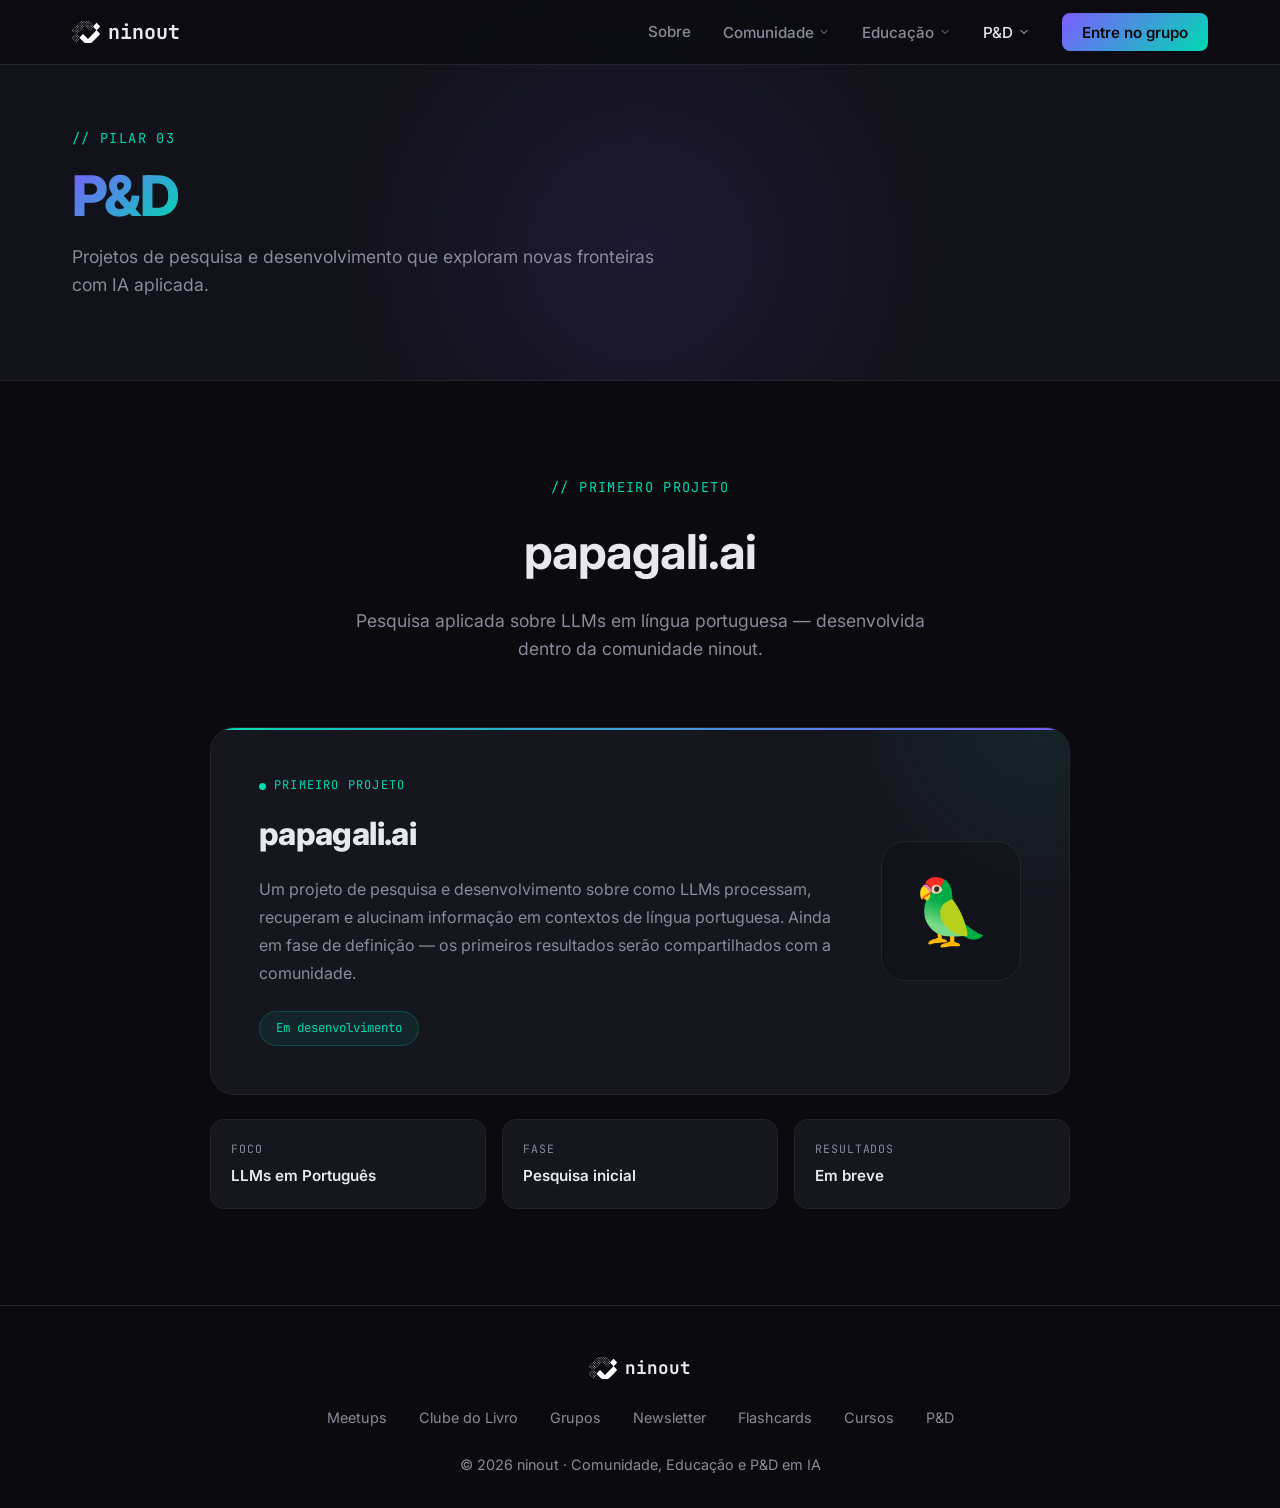
<file: pd.html>
<!DOCTYPE html>
<html lang="pt-BR">
<head>
    <meta charset="UTF-8">
    <meta name="viewport" content="width=device-width, initial-scale=1.0">
    <title>P&D — ninout</title>
    <meta name="description" content="Projetos de pesquisa e desenvolvimento em IA aplicada da ninout. Primeiro projeto: papagali.ai.">
    <link rel="icon" href="logo.svg" type="image/svg+xml">
    <link rel="preconnect" href="https://fonts.googleapis.com">
    <link rel="preconnect" href="https://fonts.gstatic.com" crossorigin>
    <link href="https://fonts.googleapis.com/css2?family=Inter:wght@300;400;500;600;700;800&family=JetBrains+Mono:wght@400;600&display=swap" rel="stylesheet">
    <link rel="stylesheet" href="styles.css">
</head>
<body>
    <nav>
        <div class="container">
            <a href="index.html" class="logo"><img src="logo.svg" alt="ninout logo">ninout</a>
            <button class="nav-hamburger" id="navHamburger" aria-label="Abrir menu">
                <span></span><span></span><span></span>
            </button>
            <ul class="nav-links" id="navLinks">
                <li><a href="index.html#sobre">Sobre</a></li>
                <li class="nav-item">
                    <button class="nav-dropdown-toggle" aria-expanded="false">
                        Comunidade
                        <svg class="chevron" viewBox="0 0 24 24"><path fill="none" stroke="currentColor" stroke-width="2" stroke-linecap="round" stroke-linejoin="round" d="M6 9l6 6 6-6"/></svg>
                    </button>
                    <div class="nav-dropdown">
                        <a href="comunidade.html#meetups">Meetups</a>
                        <a href="comunidade.html#clube-do-livro">Clube do Livro</a>
                        <a href="comunidade.html#grupos">Grupos</a>
                        <a href="comunidade.html#newsletter">Newsletter</a>
                        <a href="comunidade.html#flashcards">Flashcards</a>
                    </div>
                </li>
                <li class="nav-item">
                    <button class="nav-dropdown-toggle" aria-expanded="false">
                        Educação
                        <svg class="chevron" viewBox="0 0 24 24"><path fill="none" stroke="currentColor" stroke-width="2" stroke-linecap="round" stroke-linejoin="round" d="M6 9l6 6 6-6"/></svg>
                    </button>
                    <div class="nav-dropdown">
                        <a href="educacao.html#cursos">Cursos</a>
                    </div>
                </li>
                <li class="nav-item active">
                    <button class="nav-dropdown-toggle" aria-expanded="false">
                        P&amp;D
                        <svg class="chevron" viewBox="0 0 24 24"><path fill="none" stroke="currentColor" stroke-width="2" stroke-linecap="round" stroke-linejoin="round" d="M6 9l6 6 6-6"/></svg>
                    </button>
                    <div class="nav-dropdown">
                        <a href="#papagali">papagali.ai</a>
                    </div>
                </li>
                <li><a href="comunidade.html#grupos" class="nav-cta">Entre no grupo</a></li>
            </ul>
        </div>
    </nav>

    <section class="page-hero">
        <div class="container">
            <div class="page-hero-label">// pilar 03</div>
            <h1><span class="gradient-text">P&amp;D</span></h1>
            <p class="page-hero-subtitle">
                Projetos de pesquisa e desenvolvimento que exploram novas fronteiras com IA aplicada.
            </p>
        </div>
    </section>

    <section id="papagali" class="papagali">
        <div class="container">
            <div class="section-header">
                <div class="section-label">// primeiro projeto</div>
                <h2>papagali.ai</h2>
                <p class="section-subtitle">
                    Pesquisa aplicada sobre LLMs em língua portuguesa — desenvolvida dentro da comunidade ninout.
                </p>
            </div>
            <div class="papagali-inner">
                <div class="papagali-hero-card">
                    <div>
                        <div class="papagali-label">Primeiro projeto</div>
                        <h3 class="papagali-title">papagali.ai</h3>
                        <p class="papagali-desc">
                            Um projeto de pesquisa e desenvolvimento sobre como LLMs processam, recuperam e alucinam informação em contextos de língua portuguesa. Ainda em fase de definição — os primeiros resultados serão compartilhados com a comunidade.
                        </p>
                        <span class="papagali-status-tag">Em desenvolvimento</span>
                    </div>
                    <div class="papagali-visual" aria-hidden="true">🦜</div>
                </div>
                <div class="papagali-attributes">
                    <div class="papagali-attr">
                        <div class="papagali-attr-label">Foco</div>
                        <div class="papagali-attr-value">LLMs em Português</div>
                    </div>
                    <div class="papagali-attr">
                        <div class="papagali-attr-label">Fase</div>
                        <div class="papagali-attr-value">Pesquisa inicial</div>
                    </div>
                    <div class="papagali-attr">
                        <div class="papagali-attr-label">Resultados</div>
                        <div class="papagali-attr-value">Em breve</div>
                    </div>
                </div>
            </div>
        </div>
    </section>

    <footer>
        <div class="container">
            <a href="index.html" class="logo"><img src="logo.svg" alt="ninout logo">ninout</a>
            <ul class="footer-links">
                <li><a href="comunidade.html#meetups">Meetups</a></li>
                <li><a href="comunidade.html#clube-do-livro">Clube do Livro</a></li>
                <li><a href="comunidade.html#grupos">Grupos</a></li>
                <li><a href="comunidade.html#newsletter">Newsletter</a></li>
                <li><a href="comunidade.html#flashcards">Flashcards</a></li>
                <li><a href="educacao.html#cursos">Cursos</a></li>
                <li><a href="#papagali">P&amp;D</a></li>
            </ul>
            <p>© 2026 ninout · Comunidade, Educação e P&amp;D em IA</p>
        </div>
    </footer>

    <script src="nav.js" defer></script>
</body>
</html>
</file>
<file: styles.css>
* {
    margin: 0;
    padding: 0;
    box-sizing: border-box;
}

:root {
    --bg: #0a0a0f;
    --bg-elev: #12121a;
    --bg-card: #16161f;
    --border: #23232e;
    --text: #e8e8f0;
    --text-muted: #8a8a9a;
    --accent: #7c5cff;
    --accent-2: #00d9b2;
    --gradient: linear-gradient(135deg, #7c5cff 0%, #00d9b2 100%);
}

html { scroll-behavior: smooth; }

body {
    font-family: 'Inter', -apple-system, BlinkMacSystemFont, sans-serif;
    background: var(--bg);
    color: var(--text);
    line-height: 1.6;
    overflow-x: hidden;
}

.mono { font-family: 'JetBrains Mono', monospace; }

.container {
    max-width: 1200px;
    margin: 0 auto;
    padding: 0 2rem;
}

/* ─── Navbar ─── */
nav {
    position: fixed;
    top: 0; left: 0; right: 0;
    background: rgba(10, 10, 15, 0.75);
    backdrop-filter: blur(12px);
    -webkit-backdrop-filter: blur(12px);
    border-bottom: 1px solid var(--border);
    z-index: 100;
    padding: 1rem 0;
}

nav .container {
    display: flex;
    align-items: center;
    justify-content: space-between;
}

.logo {
    font-family: 'JetBrains Mono', monospace;
    font-weight: 700;
    font-size: 1.25rem;
    color: var(--text);
    text-decoration: none;
    display: flex;
    align-items: center;
    gap: 0.5rem;
}

.logo img { width: 28px; height: 28px; object-fit: contain; }

.nav-links {
    display: flex;
    gap: 2rem;
    list-style: none;
    align-items: center;
}

.nav-links a {
    color: var(--text-muted);
    text-decoration: none;
    font-size: 0.95rem;
    font-weight: 500;
    transition: color 0.2s;
}

.nav-links a:hover { color: var(--text); }

.nav-cta {
    background: var(--gradient);
    color: #0a0a0f !important;
    padding: 0.6rem 1.25rem;
    border-radius: 8px;
    font-weight: 600 !important;
}

.nav-cta:hover { opacity: 0.9; transform: translateY(-1px); }

/* Dropdown */
.nav-item { position: relative; }

.nav-dropdown-toggle {
    display: flex;
    align-items: center;
    gap: 0.3rem;
    color: var(--text-muted);
    font-size: 0.95rem;
    font-weight: 500;
    transition: color 0.2s;
    cursor: pointer;
    background: none;
    border: none;
    padding: 0;
    font-family: inherit;
}

.nav-dropdown-toggle:hover { color: var(--text); }

.nav-links li.active > .nav-dropdown-toggle { color: var(--text); }

.nav-dropdown-toggle .chevron {
    width: 12px; height: 12px;
    transition: transform 0.2s;
    flex-shrink: 0;
}

.nav-item:hover .chevron,
.nav-item.open .chevron { transform: rotate(180deg); }

.nav-dropdown {
    display: none;
    position: absolute;
    top: calc(100% + 0.75rem);
    left: 50%;
    transform: translateX(-50%);
    background: var(--bg-elev);
    border: 1px solid var(--border);
    border-radius: 12px;
    padding: 0.5rem;
    min-width: 190px;
    z-index: 200;
    box-shadow: 0 8px 32px rgba(0,0,0,0.4);
}

.nav-dropdown::before {
    content: '';
    position: absolute;
    top: -5px; left: 50%;
    transform: translateX(-50%) rotate(45deg);
    width: 10px; height: 10px;
    background: var(--bg-elev);
    border-top: 1px solid var(--border);
    border-left: 1px solid var(--border);
}

.nav-item:hover .nav-dropdown,
.nav-item.open .nav-dropdown { display: block; }

.nav-dropdown a {
    display: block;
    padding: 0.6rem 0.85rem;
    border-radius: 8px;
    color: var(--text-muted);
    text-decoration: none;
    font-size: 0.9rem;
    font-weight: 500;
    transition: all 0.15s;
    white-space: nowrap;
}

.nav-dropdown a:hover { color: var(--text); background: var(--bg-card); }

/* ─── Hamburger ─── */
.nav-hamburger {
    display: none;
    flex-direction: column;
    justify-content: center;
    gap: 5px;
    width: 36px; height: 36px;
    background: none;
    border: none;
    cursor: pointer;
    padding: 4px;
}

.nav-hamburger span {
    display: block;
    height: 2px;
    background: var(--text);
    border-radius: 2px;
    transition: all 0.25s;
}

.nav-hamburger.open span:nth-child(1) { transform: translateY(7px) rotate(45deg); }
.nav-hamburger.open span:nth-child(2) { opacity: 0; }
.nav-hamburger.open span:nth-child(3) { transform: translateY(-7px) rotate(-45deg); }

/* ─── Buttons ─── */
.btn {
    padding: 0.9rem 1.75rem;
    border-radius: 10px;
    font-weight: 600;
    font-size: 1rem;
    text-decoration: none;
    display: inline-flex;
    align-items: center;
    gap: 0.5rem;
    transition: all 0.2s;
    border: none;
    cursor: pointer;
}

.btn-primary { background: var(--gradient); color: #0a0a0f; }
.btn-primary:hover { transform: translateY(-2px); box-shadow: 0 10px 30px rgba(124, 92, 255, 0.3); }

.btn-secondary { background: var(--bg-card); color: var(--text); border: 1px solid var(--border); }
.btn-secondary:hover { background: var(--bg-elev); border-color: var(--accent); }

.btn-whatsapp { background: #25d366; color: #0a0a0f; }
.btn-whatsapp:hover { background: #20bf5a; transform: translateY(-2px); box-shadow: 0 10px 30px rgba(37,211,102,0.3); }
.btn-whatsapp svg { width: 20px; height: 20px; fill: currentColor; }

/* ─── Sections ─── */
section { padding: 6rem 0; position: relative; }

.section-header { text-align: center; margin-bottom: 4rem; }

.section-label {
    font-family: 'JetBrains Mono', monospace;
    font-size: 0.85rem;
    color: var(--accent-2);
    text-transform: uppercase;
    letter-spacing: 0.1em;
    margin-bottom: 1rem;
}

h2 {
    font-size: clamp(2rem, 4vw, 3rem);
    font-weight: 700;
    letter-spacing: -0.02em;
    margin-bottom: 1rem;
}

.section-subtitle {
    font-size: 1.1rem;
    color: var(--text-muted);
    max-width: 600px;
    margin: 0 auto;
}

/* ─── Hero (home) ─── */
.hero {
    height: 100vh;
    display: flex;
    align-items: center;
    justify-content: center;
    position: relative;
    padding: 8rem 0 4rem;
    overflow: hidden;
}

.hero::before {
    content: '';
    position: absolute;
    top: 20%; left: 50%;
    transform: translateX(-50%);
    width: 800px; height: 800px;
    background: radial-gradient(circle, rgba(124, 92, 255, 0.15) 0%, transparent 70%);
    pointer-events: none;
}

.hero-content { position: relative; text-align: center; max-width: 900px; }

.hero-tag {
    display: inline-block;
    padding: 0.4rem 1rem;
    background: var(--bg-card);
    border: 1px solid var(--border);
    border-radius: 100px;
    font-size: 0.85rem;
    color: var(--text-muted);
    margin-bottom: 2rem;
}

.hero-tag span { color: var(--accent-2); font-weight: 600; }

h1 {
    font-size: clamp(2.5rem, 6vw, 4.5rem);
    font-weight: 800;
    line-height: 1.1;
    letter-spacing: -0.03em;
    margin-bottom: 1.5rem;
}

.gradient-text {
    background: var(--gradient);
    -webkit-background-clip: text;
    -webkit-text-fill-color: transparent;
    background-clip: text;
}

.hero-subtitle {
    font-size: 1.25rem;
    color: var(--text-muted);
    max-width: 680px;
    margin: 0 auto 2.5rem;
}

.hero-actions {
    display: flex;
    gap: 1rem;
    justify-content: center;
    flex-wrap: wrap;
}

/* ─── Page hero (sub-páginas) ─── */
.page-hero {
    padding: 8rem 0 5rem;
    background: var(--bg-elev);
    position: relative;
    overflow: hidden;
    border-bottom: 1px solid var(--border);
}

.page-hero::before {
    content: '';
    position: absolute;
    top: 0; left: 50%;
    transform: translateX(-50%);
    width: 700px; height: 500px;
    background: radial-gradient(circle, rgba(124, 92, 255, 0.1) 0%, transparent 70%);
    pointer-events: none;
}

.page-hero .container { position: relative; }

.page-hero-label {
    font-family: 'JetBrains Mono', monospace;
    font-size: 0.85rem;
    color: var(--accent-2);
    text-transform: uppercase;
    letter-spacing: 0.1em;
    margin-bottom: 1rem;
}

.page-hero h1 { font-size: clamp(2rem, 5vw, 3.5rem); margin-bottom: 1rem; }

.page-hero-subtitle {
    font-size: 1.1rem;
    color: var(--text-muted);
    max-width: 600px;
}

/* ─── Sobre ─── */
.sobre { background: var(--bg-elev); }

.sobre-wrapper { max-width: 860px; margin: 0 auto; text-align: center; }

.sobre-diagrama {
    display: flex;
    align-items: center;
    justify-content: center;
    margin-bottom: 3rem;
    gap: 0;
}

.diagrama-lado { min-width: 150px; text-align: center; flex-shrink: 0; }
.diagrama-lado p { font-size: 0.82rem; color: var(--text-muted); margin-top: 0.5rem; font-family: 'JetBrains Mono', monospace; }

.diagrama-tag { display: inline-block; font-family: 'JetBrains Mono', monospace; font-size: 1.75rem; font-weight: 700; letter-spacing: 0.06em; }
.diagrama-tag-in  { color: var(--accent); }
.diagrama-tag-out { color: var(--accent-2); }

.diagrama-trilho { flex: 1; height: 2px; position: relative; overflow: visible; }
.diagrama-trilho-in  { background: linear-gradient(90deg, rgba(124,92,255,0.15), rgba(124,92,255,0.5)); }
.diagrama-trilho-out { background: linear-gradient(90deg, rgba(0,217,178,0.5), rgba(0,217,178,0.15)); }

.diagrama-dot { position: absolute; top: 50%; width: 9px; height: 9px; border-radius: 50%; transform: translateY(-50%); }
.dot-in  { background: var(--accent); box-shadow: 0 0 8px var(--accent); animation: dot-in 1.8s var(--d, 0s) infinite ease-in-out; }
.dot-out { background: var(--accent-2); box-shadow: 0 0 8px var(--accent-2); animation: dot-out 1.8s var(--d, 0s) infinite ease-in-out; }

@keyframes dot-in  { 0% { left: 0%;   opacity: 0; } 15% { opacity: 1; } 85% { opacity: 1; } 100% { left: 100%; opacity: 0; } }
@keyframes dot-out { 0% { left: 0%;   opacity: 0; } 15% { opacity: 1; } 85% { opacity: 1; } 100% { left: 100%; opacity: 0; } }

.diagrama-centro {
    width: 84px; height: 84px;
    background: var(--bg-card);
    border-radius: 20px;
    display: flex; align-items: center; justify-content: center;
    flex-shrink: 0; position: relative; z-index: 1;
    animation: centro-pulse 3s ease-in-out infinite alternate;
}

.diagrama-centro::before {
    content: ''; position: absolute; inset: -1px; border-radius: 21px;
    background: var(--gradient); z-index: -1; opacity: 0.6;
}

@keyframes centro-pulse {
    from { box-shadow: 0 0 20px rgba(124,92,255,0.25); }
    to   { box-shadow: 0 0 45px rgba(0,217,178,0.35); }
}

.diagrama-centro img { width: 46px; height: 46px; object-fit: contain; }

.sobre-texto { font-size: 1.05rem; color: var(--text-muted); line-height: 1.8; max-width: 620px; margin: 0 auto; }
.sobre-texto strong { color: var(--text); }
.sobre-texto .t-in  { color: var(--accent); font-weight: 600; }
.sobre-texto .t-out { color: var(--accent-2); font-weight: 600; }

/* Pillar cards */
.sobre-pillars {
    display: grid;
    grid-template-columns: repeat(3, 1fr);
    gap: 1.25rem;
    margin: 3rem 0 0;
}

.pillar-card {
    background: var(--bg-card);
    border: 1px solid var(--border);
    border-radius: 16px;
    padding: 1.75rem;
    transition: all 0.25s;
    text-align: left;
    text-decoration: none;
    color: inherit;
    display: flex;
    flex-direction: column;
}

.pillar-card:hover { border-color: var(--accent); transform: translateY(-3px); }

.pillar-icon { font-size: 1.75rem; margin-bottom: 0.75rem; display: block; }

.pillar-name {
    font-family: 'JetBrains Mono', monospace;
    font-size: 0.72rem;
    text-transform: uppercase;
    letter-spacing: 0.1em;
    color: var(--accent-2);
    margin-bottom: 0.35rem;
}

.pillar-card h3 { font-size: 1.05rem; font-weight: 700; margin-bottom: 0.6rem; }
.pillar-card p { color: var(--text-muted); font-size: 0.88rem; line-height: 1.6; }

.pillar-items { display: flex; flex-wrap: wrap; gap: 0.4rem; margin-top: 0.85rem; }

.pillar-item {
    padding: 0.2rem 0.6rem;
    background: var(--bg-elev);
    border: 1px solid var(--border);
    border-radius: 100px;
    font-size: 0.72rem;
    color: var(--text-muted);
    font-family: 'JetBrains Mono', monospace;
}

.pillar-cta {
    margin-top: auto;
    padding-top: 1rem;
    font-size: 0.82rem;
    font-weight: 600;
    color: var(--accent);
    font-family: 'JetBrains Mono', monospace;
    transition: color 0.2s;
}

.pillar-card:hover .pillar-cta { color: var(--accent-2); }

/* Instructor card */
.sobre-instructor {
    display: flex;
    gap: 2.5rem;
    align-items: flex-start;
    max-width: 720px;
    margin: 3.5rem auto 0;
    background: var(--bg-card);
    border: 1px solid var(--border);
    border-radius: 20px;
    padding: 2.5rem;
    position: relative;
    overflow: hidden;
}

.sobre-instructor::before {
    content: ''; position: absolute; top: 0; left: 0; right: 0;
    height: 2px; background: var(--gradient);
}

.sobre-instructor-photo { width: 110px; height: 110px; border-radius: 50%; object-fit: cover; flex-shrink: 0; border: 2px solid var(--border); }

.sobre-instructor-info { flex: 1; }

.sobre-instructor-label { font-family: 'JetBrains Mono', monospace; font-size: 0.75rem; color: var(--accent-2); text-transform: uppercase; letter-spacing: 0.1em; margin-bottom: 0.4rem; }

.sobre-instructor-info h3 { font-size: 1.35rem; font-weight: 700; margin-bottom: 0; }
.sobre-instructor-info p { color: var(--text-muted); font-size: 0.95rem; line-height: 1.7; margin-bottom: 1.25rem; }

.sobre-name-row { display: flex; align-items: center; gap: 0.75rem; margin-bottom: 0; flex-wrap: wrap; }
.sobre-name-row h3 { margin-bottom: 0; }

.sobre-socials { display: flex; gap: 0.5rem; align-items: center; }

.social-icon { display: inline-flex; align-items: center; justify-content: center; color: var(--text-muted); text-decoration: none; transition: color 0.2s; }
.social-icon svg { width: 16px; height: 16px; fill: currentColor; }
.social-icon:hover { color: var(--text); }
.social-icon.yt:hover { color: #ff4040; }
.social-icon.li:hover { color: #3d9bff; }
.social-icon.ig:hover { color: #f06292; }
.social-icon.tw:hover { color: #1d9bf0; }
.social-icon.blog:hover { color: var(--accent-2); }

/* Bio animation */
.ee-cursor { display: inline-block; width: 2px; height: 1em; background: var(--accent-2); vertical-align: text-bottom; margin-left: 1px; animation: blink 1s step-end infinite; }
@keyframes blink { 0%, 100% { opacity: 1; } 50% { opacity: 0; } }

.ee-error { display: none; margin-top: 1.75rem; padding: 0.45rem 0.75rem; background: rgba(248,81,73,0.1); border: 1px solid rgba(248,81,73,0.25); border-radius: 6px; color: #f85149; font-size: 0.78rem; font-family: 'JetBrains Mono', monospace; }
.ee-error.visible { display: block; }

/* ─── Meetups ─── */
.meetups { background: var(--bg); }

.meetups-list { display: flex; flex-direction: column; gap: 1rem; max-width: 800px; margin: 0 auto; }

.meetups-status { text-align: center; color: var(--text-muted); font-family: 'JetBrains Mono', monospace; font-size: 0.9rem; padding: 2rem 0; }

.meetup-card { background: var(--bg-card); border: 1px solid var(--border); border-radius: 14px; padding: 1.75rem; display: grid; grid-template-columns: auto 1fr auto; gap: 1.5rem; align-items: center; transition: all 0.2s; }
.meetup-card:hover { border-color: var(--accent); transform: translateX(4px); }

.meetup-date { text-align: center; background: var(--bg-elev); border: 1px solid var(--border); border-radius: 10px; padding: 0.75rem 1rem; min-width: 80px; }
.meetup-date .day { display: block; font-size: 1.75rem; font-weight: 700; color: var(--accent-2); line-height: 1; }
.meetup-date .month { display: block; font-size: 0.75rem; text-transform: uppercase; color: var(--text-muted); font-weight: 600; letter-spacing: 0.1em; margin-top: 0.25rem; }

.meetup-info h3 { font-size: 1.1rem; font-weight: 600; margin-bottom: 0.35rem; }
.meetup-info p { color: var(--text-muted); font-size: 0.9rem; }
.meetup-info .meta { font-family: 'JetBrains Mono', monospace; font-size: 0.8rem; margin-top: 0.5rem; }

.meetup-badge { padding: 0.4rem 0.85rem; border-radius: 100px; font-size: 0.75rem; font-weight: 600; font-family: 'JetBrains Mono', monospace; }
.badge-online { background: rgba(0,217,178,0.15); color: var(--accent-2); }
.badge-presencial { background: rgba(124,92,255,0.15); color: var(--accent); }
.badge-gratuito { background: rgba(37,211,102,0.12); color: #25d366; }

/* ─── Clube do Livro ─── */
.clube-livro { background: var(--bg-elev); }

.livro-card { max-width: 800px; margin: 0 auto; background: var(--bg-card); border: 1px solid var(--border); border-radius: 20px; padding: 2.5rem; display: grid; grid-template-columns: auto 1fr; gap: 2.5rem; align-items: start; position: relative; overflow: hidden; transition: border-color 0.3s; }
.livro-card::before { content: ''; position: absolute; top: 0; left: 0; right: 0; height: 2px; background: var(--gradient); }
.livro-card:hover { border-color: var(--accent); }

.livro-cover { width: 140px; border-radius: 8px; box-shadow: 0 8px 32px rgba(0,0,0,0.5); flex-shrink: 0; }

.livro-badge { display: inline-flex; align-items: center; gap: 0.4rem; padding: 0.3rem 0.85rem; background: rgba(0,217,178,0.15); color: var(--accent-2); border-radius: 100px; font-size: 0.75rem; font-weight: 600; font-family: 'JetBrains Mono', monospace; margin-bottom: 1rem; }
.livro-badge::before { content: ''; width: 7px; height: 7px; background: var(--accent-2); border-radius: 50%; display: inline-block; }

.livro-info h3 { font-size: 1.4rem; font-weight: 700; line-height: 1.3; margin-bottom: 0.5rem; }
.livro-info p { color: var(--text-muted); font-size: 0.95rem; line-height: 1.65; margin-top: 1rem; }
.livro-meta { display: flex; gap: 1.5rem; flex-wrap: wrap; margin-top: 1.25rem; padding-top: 1.25rem; border-top: 1px solid var(--border); font-family: 'JetBrains Mono', monospace; font-size: 0.85rem; color: var(--accent-2); }

/* ─── Grupos / Community ─── */
.community { background: var(--bg); }

.community-box { max-width: 720px; margin: 0 auto; background: var(--bg-card); border: 1px solid var(--border); border-radius: 20px; padding: 3rem; text-align: center; position: relative; overflow: hidden; }
.community-box::before { content: ''; position: absolute; top: -40%; left: -20%; width: 500px; height: 500px; background: radial-gradient(circle, rgba(37,211,102,0.12) 0%, transparent 70%); pointer-events: none; }

.community-icon { width: 64px; height: 64px; border-radius: 16px; background: rgba(37,211,102,0.15); display: inline-flex; align-items: center; justify-content: center; margin-bottom: 1.5rem; position: relative; }
.community-icon svg { width: 32px; height: 32px; fill: #25d366; }

.community-box h3 { font-size: 1.75rem; margin-bottom: 0.75rem; position: relative; }
.community-box > p { color: var(--text-muted); margin-bottom: 2rem; position: relative; max-width: 520px; margin-left: auto; margin-right: auto; }

.community-perks { display: flex; justify-content: center; gap: 2rem; margin-top: 2rem; flex-wrap: wrap; position: relative; }
.community-perks span { font-size: 0.85rem; color: var(--text-muted); display: flex; align-items: center; gap: 0.4rem; }
.community-perks span::before { content: '✓'; color: #25d366; font-weight: 700; }

/* ─── Newsletter ─── */
.newsletter-section { background: var(--bg-elev); }

.newsletter-box { max-width: 640px; margin: 0 auto; background: var(--bg-card); border: 1px solid var(--border); border-radius: 20px; padding: 3rem; text-align: center; position: relative; overflow: hidden; }
.newsletter-box::before { content: ''; position: absolute; top: -50%; right: -30%; width: 400px; height: 400px; background: radial-gradient(circle, rgba(0,217,178,0.1) 0%, transparent 70%); pointer-events: none; }

.newsletter-box h3 { font-size: 1.75rem; margin-bottom: 0.75rem; position: relative; }
.newsletter-box p { color: var(--text-muted); margin-bottom: 2rem; position: relative; }

.newsletter-form { display: flex; gap: 0.75rem; max-width: 480px; margin: 0 auto; position: relative; }
.newsletter-form input { flex: 1; padding: 0.9rem 1.25rem; background: var(--bg); border: 1px solid var(--border); border-radius: 10px; color: var(--text); font-size: 1rem; font-family: inherit; transition: border-color 0.2s; }
.newsletter-form input:focus { outline: none; border-color: var(--accent); }
.newsletter-form input::placeholder { color: var(--text-muted); }

.newsletter-perks { display: flex; justify-content: center; gap: 2rem; margin-top: 2rem; flex-wrap: wrap; position: relative; }
.newsletter-perks span { font-size: 0.85rem; color: var(--text-muted); display: flex; align-items: center; gap: 0.4rem; }
.newsletter-perks span::before { content: '✓'; color: var(--accent-2); font-weight: 700; }

.newsletter-msg { margin-top: 1rem; font-size: 0.9rem; color: var(--accent-2); opacity: 0; transition: opacity 0.3s; }
.newsletter-msg.visible { opacity: 1; }

/* ─── Flashcards ─── */
.flashcards { background: var(--bg); }

.flashcards-grid { display: grid; grid-template-columns: repeat(auto-fill, minmax(280px, 1fr)); gap: 1.5rem; }

.flashcards-status { grid-column: 1 / -1; text-align: center; color: var(--text-muted); font-family: 'JetBrains Mono', monospace; font-size: 0.9rem; padding: 2rem 0; }

.flashcard-deck { background: var(--bg-card); border: 1px solid var(--border); border-radius: 16px; padding: 2rem; position: relative; transition: all 0.3s; }
.flashcard-deck::before, .flashcard-deck::after { content: ''; position: absolute; left: 10px; right: 10px; height: 100%; border-radius: 16px; border: 1px solid var(--border); background: var(--bg-card); z-index: -1; transition: all 0.3s; }
.flashcard-deck::before { bottom: -6px; filter: brightness(0.85); }
.flashcard-deck::after  { bottom: -11px; left: 18px; right: 18px; filter: brightness(0.7); }
.flashcard-deck:hover { transform: translateY(-4px); border-color: var(--accent); }
.flashcard-deck:hover::before { bottom: -8px; }
.flashcard-deck:hover::after  { bottom: -14px; }

.flashcard-deck-tags { display: flex; gap: 0.5rem; flex-wrap: wrap; margin-bottom: 1rem; }
.flashcard-tag { padding: 0.2rem 0.65rem; background: rgba(124,92,255,0.12); color: var(--accent); border-radius: 100px; font-size: 0.72rem; font-weight: 600; font-family: 'JetBrains Mono', monospace; }

.flashcard-deck h3 { font-size: 1.15rem; font-weight: 700; margin-bottom: 0.6rem; }
.flashcard-deck p  { color: var(--text-muted); font-size: 0.9rem; line-height: 1.6; margin-bottom: 1.5rem; }

.flashcard-deck-footer { display: flex; align-items: center; justify-content: space-between; padding-top: 1.25rem; border-top: 1px solid var(--border); }

.flashcard-count { font-family: 'JetBrains Mono', monospace; font-size: 0.82rem; color: var(--text-muted); }
.flashcard-count strong { color: var(--accent-2); }

.flashcard-download { display: inline-flex; align-items: center; gap: 0.4rem; padding: 0.45rem 1rem; background: var(--gradient); color: #0a0a0f; border-radius: 8px; font-size: 0.82rem; font-weight: 600; text-decoration: none; transition: all 0.2s; }
.flashcard-download:hover { opacity: 0.9; transform: translateY(-1px); }

.flashcard-download-soon { display: inline-flex; align-items: center; gap: 0.4rem; padding: 0.45rem 1rem; background: var(--bg-elev); color: var(--text-muted); border: 1px solid var(--border); border-radius: 8px; font-size: 0.82rem; font-weight: 600; font-family: 'JetBrains Mono', monospace; cursor: default; }

/* ─── Cursos ─── */
.cursos { background: var(--bg); }

.cursos-grid { display: grid; grid-template-columns: repeat(auto-fill, minmax(320px, 1fr)); gap: 1.5rem; }

.cursos-status { grid-column: 1 / -1; text-align: center; color: var(--text-muted); font-family: 'JetBrains Mono', monospace; font-size: 0.9rem; padding: 2rem 0; }

.curso-card { background: var(--bg-card); border: 1px solid var(--border); border-radius: 16px; padding: 2rem; display: flex; flex-direction: column; gap: 1rem; transition: all 0.3s; position: relative; overflow: hidden; }
.curso-card::before { content: ''; position: absolute; top: 0; left: 0; right: 0; height: 2px; background: var(--gradient); }
.curso-card:hover { transform: translateY(-4px); border-color: var(--accent); box-shadow: 0 12px 40px rgba(124,92,255,0.15); }

.curso-card-header { display: flex; align-items: center; gap: 1rem; }
.curso-icon { width: 48px; height: 48px; border-radius: 12px; object-fit: contain; background: var(--bg-elev); padding: 4px; flex-shrink: 0; }
.curso-title { font-size: 1.1rem; font-weight: 700; line-height: 1.3; margin-bottom: 0.35rem; }
.curso-description { color: var(--text-muted); font-size: 0.9rem; line-height: 1.65; flex: 1; }
.curso-meta { display: flex; gap: 1rem; flex-wrap: wrap; font-family: 'JetBrains Mono', monospace; font-size: 0.78rem; color: var(--text-muted); padding-top: 1rem; border-top: 1px solid var(--border); }

.curso-badge { display: inline-flex; align-items: center; padding: 0.2rem 0.65rem; border-radius: 100px; font-size: 0.72rem; font-weight: 600; font-family: 'JetBrains Mono', monospace; }
.badge-em-desenvolvimento { background: rgba(124,92,255,0.15); color: var(--accent); }
.badge-disponivel { background: rgba(0,217,178,0.15); color: var(--accent-2); }

.curso-instructor { display: flex; align-items: center; gap: 0.6rem; margin-top: auto; }
.curso-instructor-photo { width: 28px; height: 28px; border-radius: 50%; object-fit: cover; border: 1px solid var(--border); flex-shrink: 0; }
.curso-instructor-name { font-size: 0.82rem; color: var(--text-muted); }

/* ─── papagali.ai ─── */
.papagali { background: var(--bg); }

.papagali-inner { max-width: 860px; margin: 0 auto; }

.papagali-hero-card { background: var(--bg-card); border: 1px solid var(--border); border-radius: 24px; padding: 3rem; position: relative; overflow: hidden; display: grid; grid-template-columns: 1fr auto; gap: 2.5rem; align-items: center; }
.papagali-hero-card::before { content: ''; position: absolute; top: -60%; right: -20%; width: 400px; height: 400px; background: radial-gradient(circle, rgba(0,217,178,0.08) 0%, transparent 70%); pointer-events: none; }
.papagali-hero-card::after { content: ''; position: absolute; top: 0; left: 0; right: 0; height: 2px; background: linear-gradient(90deg, var(--accent-2), var(--accent)); }

.papagali-label { font-family: 'JetBrains Mono', monospace; font-size: 0.75rem; color: var(--accent-2); text-transform: uppercase; letter-spacing: 0.1em; margin-bottom: 0.75rem; display: flex; align-items: center; gap: 0.5rem; }
.papagali-label::before { content: ''; width: 7px; height: 7px; background: var(--accent-2); border-radius: 50%; flex-shrink: 0; animation: papagali-pulse 2s ease-in-out infinite; }

@keyframes papagali-pulse { 0%, 100% { opacity: 1; } 50% { opacity: 0.3; } }

.papagali-title { font-size: 2rem; font-weight: 800; letter-spacing: -0.02em; margin-bottom: 1rem; }
.papagali-desc { color: var(--text-muted); font-size: 1rem; line-height: 1.75; margin-bottom: 1.5rem; }

.papagali-status-tag { display: inline-flex; align-items: center; gap: 0.5rem; padding: 0.4rem 1rem; background: rgba(0,217,178,0.08); border: 1px solid rgba(0,217,178,0.2); border-radius: 100px; font-family: 'JetBrains Mono', monospace; font-size: 0.78rem; color: var(--accent-2); }

.papagali-visual { flex-shrink: 0; width: 140px; height: 140px; background: var(--bg-elev); border-radius: 24px; display: flex; align-items: center; justify-content: center; border: 1px solid var(--border); font-size: 4rem; user-select: none; }

.papagali-attributes { display: grid; grid-template-columns: repeat(3, 1fr); gap: 1rem; margin-top: 1.5rem; }
.papagali-attr { background: var(--bg-card); border: 1px solid var(--border); border-radius: 14px; padding: 1.25rem; }
.papagali-attr-label { font-family: 'JetBrains Mono', monospace; font-size: 0.72rem; color: var(--text-muted); text-transform: uppercase; letter-spacing: 0.08em; margin-bottom: 0.35rem; }
.papagali-attr-value { font-size: 0.95rem; font-weight: 600; color: var(--text); }

/* ─── Footer ─── */
footer { border-top: 1px solid var(--border); padding: 3rem 0 2rem; text-align: center; color: var(--text-muted); font-size: 0.9rem; }
footer .logo { justify-content: center; margin-bottom: 1rem; font-size: 1.1rem; }

.footer-links { display: flex; justify-content: center; gap: 2rem; margin: 1.5rem 0; list-style: none; flex-wrap: wrap; }
.footer-links a { color: var(--text-muted); text-decoration: none; transition: color 0.2s; }
.footer-links a:hover { color: var(--text); }

/* ─── Responsive ─── */
@media (max-width: 768px) {
    .nav-hamburger { display: flex; }

    .nav-links {
        display: none;
        position: fixed;
        top: 57px; left: 0; right: 0;
        background: rgba(10, 10, 15, 0.97);
        backdrop-filter: blur(12px);
        -webkit-backdrop-filter: blur(12px);
        border-bottom: 1px solid var(--border);
        flex-direction: column;
        align-items: stretch;
        gap: 0;
        padding: 1rem 0;
        z-index: 99;
    }

    .nav-links.open { display: flex; }

    .nav-links li a { display: block; padding: 0.85rem 2rem; font-size: 1rem; }

    .nav-links li:last-child { padding: 0.75rem 2rem 0.25rem; }
    .nav-links li:last-child a.nav-cta { display: block; text-align: center; }

    /* Mobile dropdown */
    .nav-item:hover .nav-dropdown { display: none; }
    .nav-item.open .nav-dropdown { display: block; }

    .nav-dropdown { position: static; transform: none; background: transparent; border: none; border-radius: 0; padding: 0; box-shadow: none; min-width: 0; }
    .nav-dropdown::before { display: none; }
    .nav-item .nav-dropdown a { padding: 0.65rem 2rem 0.65rem 3rem; font-size: 0.95rem; border-radius: 0; }

    .nav-dropdown-toggle { display: flex; width: 100%; padding: 0.85rem 2rem; font-size: 1rem; justify-content: space-between; }

    .sobre-pillars { grid-template-columns: 1fr; }

    .meetup-card { grid-template-columns: auto 1fr; }
    .meetup-badge { grid-column: 2; justify-self: start; }

    .newsletter-form { flex-direction: column; }
    .newsletter-box { padding: 2rem 1.5rem; }

    .papagali-hero-card { grid-template-columns: 1fr; padding: 2rem 1.5rem; }
    .papagali-visual { display: none; }
    .papagali-attributes { grid-template-columns: 1fr 1fr; }
}

@media (max-width: 600px) {
    .sobre-diagrama { gap: 0; overflow: hidden; }
    .diagrama-lado { min-width: 0; width: 56px; flex-shrink: 0; }
    .diagrama-lado p { display: none; }
    .diagrama-tag { font-size: 1.1rem; }
    .diagrama-trilho { min-width: 0; }
    .diagrama-centro { width: 56px; height: 56px; border-radius: 12px; flex-shrink: 0; }
    .diagrama-centro img { width: 30px; height: 30px; }

    .sobre-instructor { flex-direction: column; align-items: center; text-align: center; padding: 2rem 1.5rem; }
    .sobre-socials { justify-content: center; }

    .livro-card { grid-template-columns: 1fr; text-align: center; }
    .livro-cover { width: 120px; margin: 0 auto; }
}

@media (max-width: 480px) {
    .papagali-attributes { grid-template-columns: 1fr; }
}
</file>
